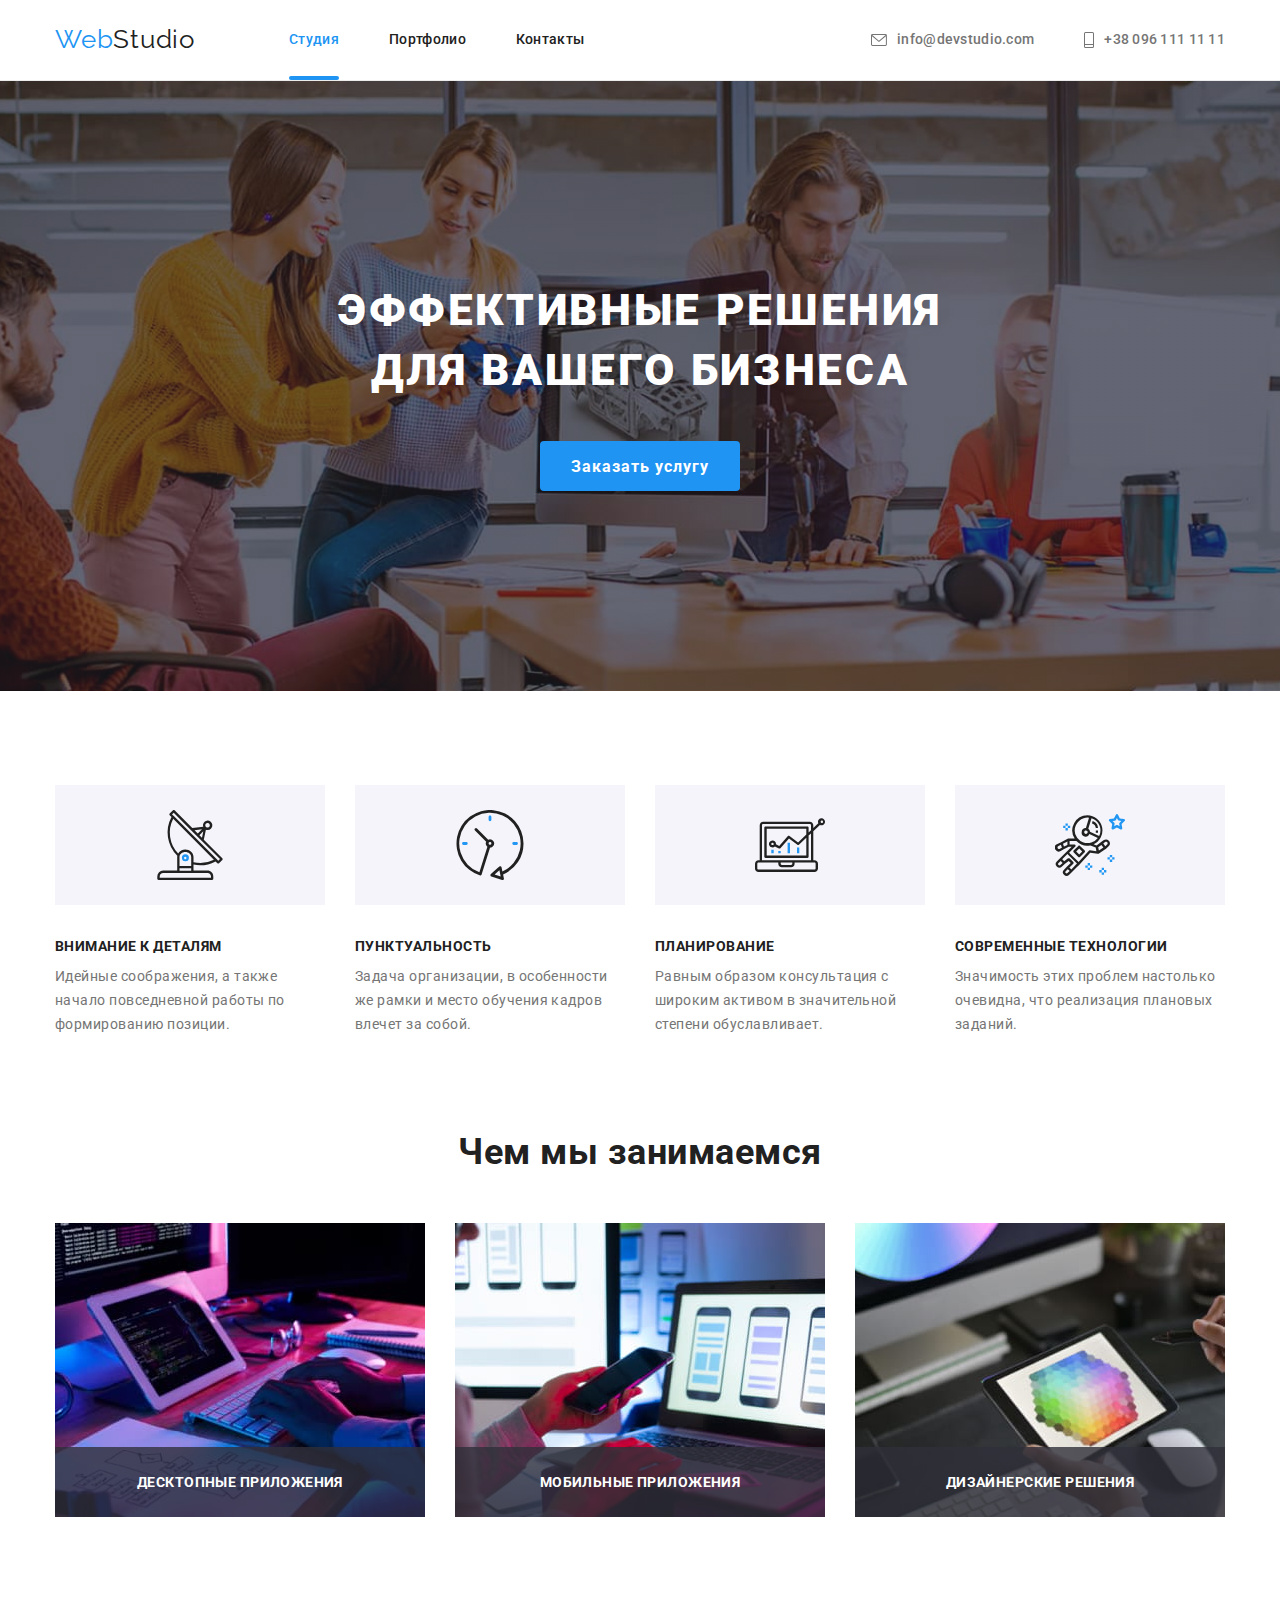
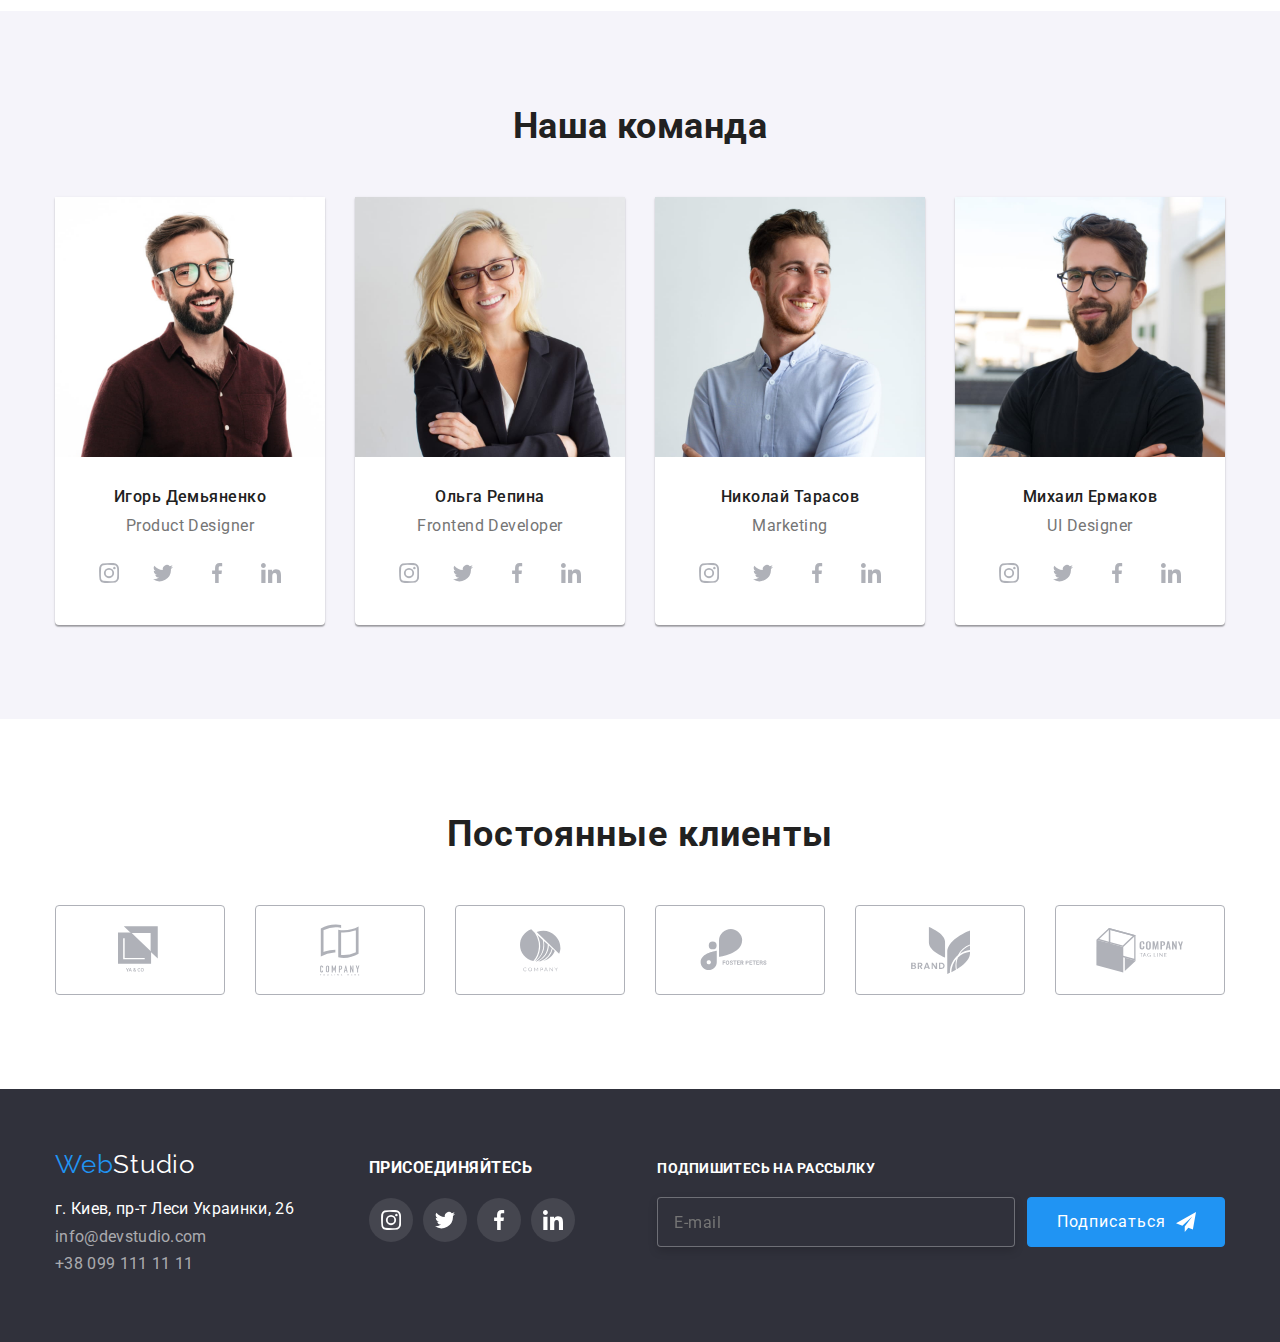
<file: index.html>
<!DOCTYPE html>
<html lang="ru">

<head>
    <meta charset="UTF-8">
    <meta name="viewport" content="width=device-width, initial-scale=1.0">
    <title>Студия</title>
    <link
        href="https://fonts.googleapis.com/css2?family=Raleway:wght@700&family=Roboto:wght@400;500;700;900&display=swap"
        rel="stylesheet">
    <link rel="stylesheet"
        href="https://cdnjs.cloudflare.com/ajax/libs/modern-normalize/1.0.0/modern-normalize.min.css" />
    <link rel="stylesheet" href="./css/main.min.css">
</head>

<body>
    <header class="header">
        <div class="container">
            <nav class="nav-site">
                <ul class="nav-site-main">
                    <li lang="en" class="nav-item">
                        <a href="./index.html" class="logo-link"><span class="logo">Web</span>Studio</a>
                    </li>
                    <li class="nav-item font-500">
                        <a href="./index.html" class="link current">Студия</a>
                    </li>
                    <li class="nav-item font-500">
                        <a href="./portfolio.html" class="link">Портфолио</a>
                    </li>
                    <li class="nav-item font-500">
                        <a href="#" class="link">Контакты</a>
                    </li>
                </ul>
            </nav>
            <ul class="contacts-header">
                <li class="contacts-item font-500">
                    <a href="mailto:info@devstudio.com" class="contacts-link">
                        <svg class="first-header-svg" width="16px" height="12px">
                            <use href="./images/icons/symbol-defs-optimus.svg#icon-mailto"></use>
                        </svg>
                        info@devstudio.com
                    </a>
                </li>
                <li class="contacts-item font-500">
                    <a href="tel:+380961111111" class="contacts-link">
                        <svg class="second-header-svg" width="10px" height="16px">
                            <use href="./images/icons/symbol-defs-optimus.svg#icon-phone"></use>
                        </svg>
                        +38 096 111 11 11
                    </a>
                </li>
            </ul>
        </div>
    </header>
    <main>
        <!-- first section -->
        <section class="hero">
            <div class="container">
                <h1 class="font-900 letter-spacing-06 uppercase">Эффективные решения для вашего бизнеса</h1>
                <button type="button" class="font-700 letter-spacing-06 button button-bc" data-modal-open>Заказать услугу</button>
            </div>
        </section>
        <!-- second section -->
        <section class="features">
            <div class="container">
                <h2 hidden>Наши преимущества</h2>
                <ul class="features-list">
                    <li class="features-item features-first">
                        <h3 class="font-700 uppercase">Внимание к деталям</h3>
                        <p>Идейные соображения, а также начало повседневной работы по формированию позиции.</p>
                    </li>
                    <li class="features-item features-second">
                        <h3 class="font-700 uppercase">Пунктуальность</h3>
                        <p>Задача организации, в особенности же рамки и место обучения кадров влечет за собой.</p>
                    </li>
                    <li class="features-item features-third">
                        <h3 class="font-700 uppercase">Планирование</h3>
                        <p>Равным образом консультация с широким активом в значительной степени обуславливает.</p>
                    </li>
                    <li class="features-item features-forth">
                        <h3 class="font-700 uppercase">Современные технологии</h3>
                        <p>Значимость этих проблем настолько очевидна, что реализация плановых заданий.</p>
                    </li>
                </ul>
            </div>
        </section>
        <!-- third section -->
        <section class="what-we-do">
            <div class="container">
                <h2 class="font-700 what-we-do-title">Чем мы занимаемся</h2>
                <ul class="what-we-do-list">
                    <li class="wwd-list-item">
                        <img src="./images/what-we-do/what-we-do-1.jpg" alt="do programming" width="370">
                        <p class="image-text font-700" lang="ru">десктопные приложения</p>
                    </li>
                    <li class="wwd-list-item">
                        <img src="./images/what-we-do/what-we-do-2.jpg" alt="do adaptive" width="370">
                        <p class="image-text font-700" lang="ru">мобильные приложения</p>
                    </li>
                    <li class="wwd-list-item">
                        <img src="./images/what-we-do/what-we-do-3.jpg" alt="do design" width="370">
                        <p class="image-text font-700" lang="ru">дизайнерские решения</p>
                    </li>
                </ul>
            </div>
        </section>
        <!-- forth section -->
        <section class="team">
            <div class="container">
                <h2 class="font-700 team-title">Наша команда</h2>
                <ul class="team-list">
                    <li class="team-list-item">
                        <img src="./images/our-team/igor-demianenko.jpg" alt="Игорь Демьяненко" width="270">
                        <div class="team-div">
                            <h3 class="font-500 team-title-member">Игорь Демьяненко</h3>
                            <p lang="en" class="team-member-chair">Product Designer</p>
                        </div>
                        <ul class="member-social-list">
                            <li class="member-list-item">
                                <a href="#" class="member-social-link-link">
                                    <svg class="social-svg" width="20px" height="20px">
                                        <use href="./images/icons/symbol-defs-optimus.svg#icon-instagram"></use>
                                    </svg>
                                </a>
                            </li>
                            <li class="member-list-item">
                                <a href="#" class="member-social-link-link">
                                    <svg class="social-svg" width="20px" height="20px">
                                        <use href="./images/icons/symbol-defs-optimus.svg#icon-twitter"></use>
                                    </svg>
                                </a>
                            </li>
                            <li class="member-list-item">
                                <a href="#" class="member-social-link-link">
                                    <svg class="social-svg" width="20px" height="20px">
                                        <use href="./images/icons/symbol-defs-optimus.svg#icon-facebook"></use>
                                    </svg>
                                </a>
                            </li>
                            <li class="member-list-item">
                                <a href="#" class="member-social-link-link">
                                    <svg class="social-svg" width="20px" height="20px">
                                        <use href="./images/icons/symbol-defs-optimus.svg#icon-linkedin"></use>
                                    </svg>
                                </a>
                            </li>
                        </ul>
                    </li>
                    <li class="team-list-item">
                        <img src="./images/our-team/olga-repina.jpg" alt="Ольга Репина" width="270">
                        <div class="team-div">
                            <h3 class="font-500 team-title-member">Ольга Репина</h3>
                            <p lang="en" class="team-member-chair">Frontend Developer</p>
                        </div>
                        <ul class="member-social-list">
                            <li class="member-list-item">
                                <a href="#" class="member-social-link-link">
                                    <svg class="social-svg" width="20px" height="20px">
                                        <use href="./images/icons/symbol-defs-optimus.svg#icon-instagram"></use>
                                    </svg>
                                </a>
                            </li>
                            <li class="member-list-item">
                                <a href="#" class="member-social-link-link">
                                    <svg class="social-svg" width="20px" height="20px">
                                        <use href="./images/icons/symbol-defs-optimus.svg#icon-twitter"></use>
                                    </svg>
                                </a>
                            </li>
                            <li class="member-list-item">
                                <a href="#" class="member-social-link-link">
                                    <svg class="social-svg" width="20px" height="20px">
                                        <use href="./images/icons/symbol-defs-optimus.svg#icon-facebook"></use>
                                    </svg>
                                </a>
                            </li>
                            <li class="member-list-item">
                                <a href="#" class="member-social-link-link">
                                    <svg class="social-svg" width="20px" height="20px">
                                        <use href="./images/icons/symbol-defs-optimus.svg#icon-linkedin"></use>
                                    </svg>
                                </a>
                            </li>
                        </ul>
                    </li>
                    <li class="team-list-item">
                        <img src="./images/our-team/nikolay-tarasov.jpg" alt="Николай Тарасов" width="270">
                        <div class="team-div">
                            <h3 class="font-500 team-title-member">Николай Тарасов</h3>
                            <p lang="en" class="team-member-chair">Marketing</p>
                        </div>
                        <ul class="member-social-list">
                            <li class="member-list-item">
                                <a href="#" class="member-social-link-link">
                                    <svg class="social-svg" width="20px" height="20px">
                                        <use href="./images/icons/symbol-defs-optimus.svg#icon-instagram"></use>
                                    </svg>
                                </a>
                            </li>
                            <li class="member-list-item">
                                <a href="#" class="member-social-link-link">
                                    <svg class="social-svg" width="20px" height="20px">
                                        <use href="./images/icons/symbol-defs-optimus.svg#icon-twitter"></use>
                                    </svg>
                                </a>
                            </li>
                            <li class="member-list-item">
                                <a href="#" class="member-social-link-link">
                                    <svg class="social-svg" width="20px" height="20px">
                                        <use href="./images/icons/symbol-defs-optimus.svg#icon-facebook"></use>
                                    </svg>
                                </a>
                            </li>
                            <li class="member-list-item">
                                <a href="#" class="member-social-link-link">
                                    <svg class="social-svg" width="20px" height="20px">
                                        <use href="./images/icons/symbol-defs-optimus.svg#icon-linkedin"></use>
                                    </svg>
                                </a>
                            </li>
                        </ul>
                    </li>
                    <li class="team-list-item">
                        <img src="./images/our-team/mihail-ermakov.jpg" alt="Михаил Ермаков" width="270">
                        <div class="team-div">
                            <h3 class="font-500 team-title-member">Михаил Ермаков</h3>
                            <p lang="en" class="team-member-chair">UI Designer</p>
                        </div>
                        <ul class="member-social-list">
                            <li class="member-list-item">
                                <a href="#" class="member-social-link-link">
                                    <svg class="social-svg" width="20px" height="20px">
                                        <use href="./images/icons/symbol-defs-optimus.svg#icon-instagram"></use>
                                    </svg>
                                </a>
                            </li>
                            <li class="member-list-item">
                                <a href="#" class="member-social-link-link">
                                    <svg class="social-svg" width="20px" height="20px">
                                        <use href="./images/icons/symbol-defs-optimus.svg#icon-twitter"></use>
                                    </svg>
                                </a>
                            </li>
                            <li class="member-list-item">
                                <a href="#" class="member-social-link-link">
                                    <svg class="social-svg" width="20px" height="20px">
                                        <use href="./images/icons/symbol-defs-optimus.svg#icon-facebook"></use>
                                    </svg>
                                </a>
                            </li>
                            <li class="member-list-item">
                                <a href="#" class="member-social-link-link">
                                    <svg class="social-svg" width="20px" height="20px">
                                        <use href="./images/icons/symbol-defs-optimus.svg#icon-linkedin"></use>
                                    </svg>
                                </a>
                            </li>
                        </ul>
                    </li>
                </ul>
            </div>
        </section>
        <!-- клиенты, fifth section -->
        <section class="our-clients">
            <div class="container">
                <h2 lang="ru" class="font-700 our-clients-title">Постоянные клиенты</h2>
                <ul class="clients-list">
                    <li class="clients-list-item">
                        <a href="" class="clients-list-link">
                            <svg class="social-svg" width="44" height="49">
                                <use href="./images/icons/symbol-defs-optimus.svg#icon-company-first"></use>
                            </svg>
                        </a>
                    </li>
                    <li class="clients-list-item">
                        <a href="" class="clients-list-link">
                            <svg class="social-svg" width="40" height="52">
                                <use href="./images/icons/symbol-defs-optimus.svg#icon-company-second"></use>
                            </svg>
                        </a>
                    </li>
                    <li class="clients-list-item">
                        <a href="" class="clients-list-link">
                            <svg class="social-svg" width="41" height="43">
                                <use href="./images/icons/symbol-defs-optimus.svg#icon-company-third"></use>
                            </svg>
                        </a>
                    </li>
                    <li class="clients-list-item">
                        <a href="" class="clients-list-link">
                            <svg class="social-svg" width="80" height="42">
                                <use href="./images/icons/symbol-defs-optimus.svg#icon-company-forth"></use>
                            </svg>
                        </a>
                    </li>
                    <li class="clients-list-item">
                        <a href="" class="clients-list-link">
                            <svg class="social-svg" width="59" height="47">
                                <use href="./images/icons/symbol-defs-optimus.svg#icon-company-fifth"></use>
                            </svg>
                        </a>
                    </li>
                    <li class="clients-list-item">
                        <a href="" class="clients-list-link">
                            <svg class="social-svg" width="88" height="45">
                                <use href="./images/icons/symbol-defs-optimus.svg#icon-company-sixth"></use>
                            </svg>
                        </a>
                    </li>
                </ul>
            </div>
        </section>
    </main>
    <footer class="footer">
        <div class="container">
            <div class="footer-leftside">
                <a href="./index.html" class="footer-link"><span class="logo">Web</span>Studio</a>
                <address class="address">
                    <ul class="footer-list">
                        <li class="footer-list-item">
                            <a href="https://goo.gl/maps/Ar7S7timAM4m2ztU9" target="_blank" class="city-address">г.
                                Киев, пр-т Леси Украинки, 26</a>
                        </li>
                        <li class="footer-list-item">
                            <a href="mailto:info@devstudio.com">info@devstudio.com</a>
                        </li>
                        <li class="footer-list-item">
                            <a href="tel:+380991111111">+38 099 111 11 11</a>
                        </li>
                    </ul>
                </address>
            </div>
            <div class="footer-center">
                <p lang="ru" class="footer-text font-700">присоединяйтесь</p>
                <ul class="footer-social-list">
                    <li class="footer-social-list-item">
                        <a href="#" class="footer-social-link">
                            <svg class="social-svg" width="20px" height="20px">
                                <use href="./images/icons/symbol-defs-optimus.svg#icon-instagram"></use>
                            </svg>
                        </a>
                    </li>
                    <li class="footer-social-list-item">
                        <a href="#" class="footer-social-link">
                            <svg class="social-svg" width="20px" height="20px">
                                <use href="./images/icons/symbol-defs-optimus.svg#icon-twitter"></use>
                            </svg>
                        </a>
                    </li>
                    <li class="footer-social-list-item">
                        <a href="#" class="footer-social-link">
                            <svg class="social-svg" width="20px" height="20px">
                                <use href="./images/icons/symbol-defs-optimus.svg#icon-facebook"></use>
                            </svg>
                        </a>
                    </li>
                    <li class="footer-social-list-item">
                        <a href="#" class="footer-social-link">
                            <svg class="social-svg" width="20px" height="20px">
                                <use href="./images/icons/symbol-defs-optimus.svg#icon-linkedin"></use>
                            </svg>
                        </a>
                    </li>
                </ul>
            </div>
            <form class="footer-form">
                <label lang="ru" class="footer-label">
                    <span class="footer-label-text font-700">подпишитесь на рассылку</span>
                    <input type="email" name="email" class="footer-mail" placeholder="E-mail">
                </label>
                <button type="submit" class="footer-form-button">
                    <span class="footer-form-button-text">Подписаться</span>
                    <svg class="footer-svg" width="20" height="20">
                        <use href="./images/icons/symbol-defs-optimus.svg#footer-icon-send" ></use>
                    </svg>
                </button>
            </form>
        </div>
    </footer>

    <div class="backdrop is-hidden" data-modal>
        <div class="modal">
            <button type="button" class="modal-icon-close" data-modal-close>
                <svg class="modal-icon-close-svg" width="18" height="18">
                    <use href="./images/icons/symbol-defs-optimus.svg#icon-modal-close-icon"></use>
                </svg>
            </button>
            <div class="modal-form">
                <form name="signup_form">
                    <p class="form-title">Оставьте свои данные, мы вам перезвоним</p>
                    <label lang="ru" class="is-margined">
                        <span class="form-text">имя</span>
                        <span class="is-relative">
                            <input type="text" name="user-name" class="modal-input" placeholder="Иван" required minlength="4">
                            <svg class="modal-svg" width="12" height="12">
                                <use href="./images/icons/symbol-defs-optimus.svg#icon-man"></use>
                            </svg>
                        </span>
                    </label>
                    <label lang="ru" class="is-margined">
                        <span class="form-text">телефон</span>
                        <span class="is-relative">
                            <input type="tel" name="user-phone" class="modal-input" placeholder="050-123-45-67" required pattern="[0-9]{3}-[0-9]{3}-[0-9]{2}-[0-9]{2}">
                            <svg class="modal-svg" width="13" height="13">
                                <use href="./images/icons/symbol-defs-optimus.svg#icon-tel"></use>
                            </svg>
                        </span>
                    </label>
                    <label lang="ru" class="is-margined">
                        <span class="form-text">почта</span>
                        <span class="is-relative">
                            <input type="email" name="user-email" class="modal-input" placeholder="example@mail.com" required>
                            <svg class="modal-svg" width="15" height="12">
                                <use href="./images/icons/symbol-defs-optimus.svg#icon-email"></use>
                            </svg>
                        </span>
                    </label>
                    <label lang="ru">
                        <span class="form-text">комментарий</span>
                        <span class="is-relative">
                            <textarea class="modal-feedback" rows="5" placeholder="Введите текст"></textarea>
                        </span>
                    </label>
                    <label lang="ru">
                        <input type="checkbox" name="checkbox" class="checkbox visually-hidden" required>
                        <span class="checkbox-text">Соглашаюсь с рассылкой и принимаю 
                            <a href="" class="checkbox-text-link">Условия договора</a>
                        </span>
                    </label>
                    <button type="submit" class="modal-submit-button font-700">отправить</button>
                </form>
            </div>
        </div>
    </div>
    
    <script src="./js/modal.js"></script>
</body>

</html>
</file>
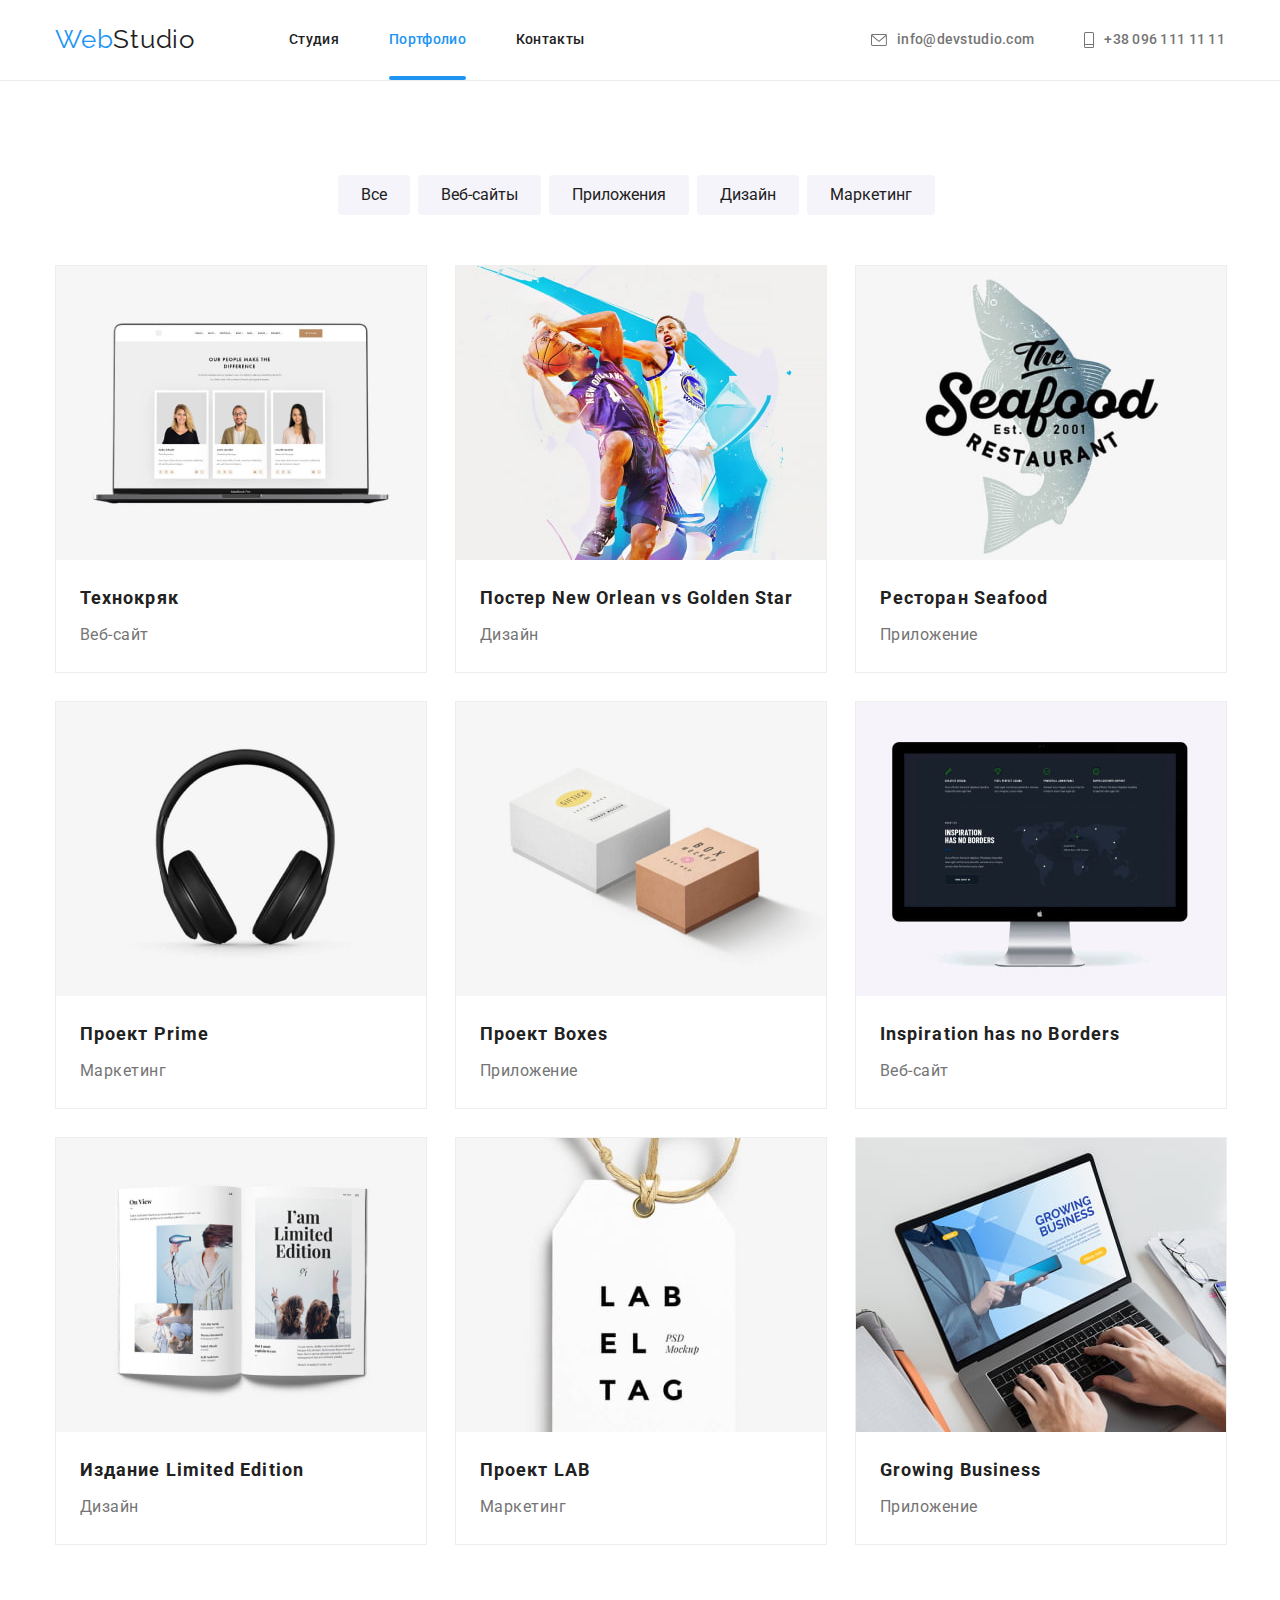
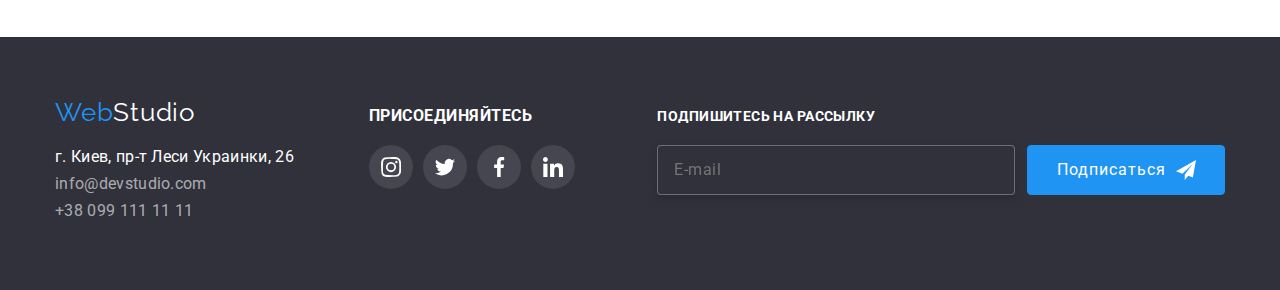
<file: portfolio.html>
<!DOCTYPE html>
<html lang="ru">

<head>
    <meta charset="UTF-8">
    <meta name="viewport" content="width=device-width, initial-scale=1.0">
    <title>Портфолио</title>
    <link
        href="https://fonts.googleapis.com/css2?family=Raleway:wght@700&family=Roboto:wght@400;500;700;900&display=swap"
        rel="stylesheet">
    <link rel="stylesheet"
        href="https://cdnjs.cloudflare.com/ajax/libs/modern-normalize/1.0.0/modern-normalize.min.css" />
    <link rel="stylesheet" href="./css/main.min.css">
</head>

<body>
    <header class="header">
        <div class="container">
            <nav class="nav-site">
                <ul class="nav-site-main">
                    <li lang="en" class="nav-item">
                        <a href="./index.html" class="logo-link"><span class="logo">Web</span>Studio</a>
                    </li>
                    <li class="nav-item font-500">
                        <a href="./index.html" class="link">Студия</a>
                    </li>
                    <li class="nav-item font-500">
                        <a href="./portfolio.html" class="link current">Портфолио</a>
                    </li>
                    <li class="nav-item font-500">
                        <a href="#" class="link">Контакты</a>
                    </li>
                </ul>
            </nav>
            <ul class="contacts-header">
                <li class="contacts-item font-500">
                    <a href="mailto:info@devstudio.com" class="contacts-link">
                        <svg class="first-header-svg" width="16px" height="12px">
                            <use href="./images/icons/symbol-defs-optimus.svg#icon-mailto"></use>
                        </svg>
                        info@devstudio.com
                    </a>
                </li>
                <li class="contacts-item font-500">
                    <a href="tel:+380961111111" class="contacts-link">
                        <svg class="second-header-svg" width="10px" height="16px">
                            <use href="./images/icons/symbol-defs-optimus.svg#icon-phone"></use>
                        </svg>
                        +38 096 111 11 11
                    </a>
                </li>
            </ul>
        </div>
    </header>
    <main>
        <section class="portfolio-main">
            <div class="container">
                <h1 hidden lang="en">Portfolio</h1>
                <ul class="portfolio-filter">
                    <li class="pf-button">
                        <button type="button" class="filter-button button-bc">Все</button>
                    </li>
                    <li class="pf-button">
                        <button type="button" class="filter-button button-bc">Веб-сайты</button>
                    </li>
                    <li class="pf-button">
                        <button type="button" class="filter-button button-bc">Приложения</button>
                    </li>
                    <li class="pf-button">
                        <button type="button" class="filter-button button-bc">Дизайн</button>
                    </li>
                    <li class="pf-button">
                        <button type="button" class="filter-button button-bc">Маркетинг</button>
                    </li>
                </ul>
                <h2 hidden>Our Works</h2>
                <ul class="portfolio-list">
                    <li class="portfolio-list-item">
                        <a href="" class="portfolio-list-link">
                            <div class="portfolio-list-header">
                                <img src="./images/portfolio/techno_crack.jpg" alt="techno crack">
                                <p class="overlay-text">Технокряк это современная площадка распространения коронавируса. Компании используют эту платформу для цифрового шпионажа и атак на защищённые сервера конкурентов.</p>
                            </div>
                            <div class="portfolio-card-div">
                                <h3>Технокряк</h3>
                                <p>Веб-сайт</p>
                            </div>
                        </a>
                    </li>
                    <li class="portfolio-list-item">
                        <a href="" class="portfolio-list-link">
                            <div class="portfolio-list-header">
                                <img src="./images/portfolio/new_orlean_vs_golden_star.jpg" alt="new orlean vs golden star">
                                <p class="overlay-text">Технокряк это современная площадка распространения коронавируса. Компании используют эту платформу для цифрового шпионажа и атак на защищённые сервера конкурентов.</p>
                            </div>
                            <div class="portfolio-card-div">
                                <h3>Постер New Orlean vs Golden Star</h3>
                                <p>Дизайн</p>
                            </div>
                        </a>
                    </li>
                    <li class="portfolio-list-item">
                        <a href="" class="portfolio-list-link">
                            <div class="portfolio-list-header">
                                <img src="./images/portfolio/seafood_restaurant.jpg" alt="seafood restaurant">
                                <p class="overlay-text">Технокряк это современная площадка распространения коронавируса. Компании используют эту платформу для цифрового шпионажа и атак на защищённые сервера конкурентов.</p>
                            </div>
                            <div class="portfolio-card-div">
                                <h3>Ресторан Seafood</h3>
                                <p>Приложение</p>
                            </div>
                        </a>
                    </li>
                    <li class="portfolio-list-item">
                        <a href="" class="portfolio-list-link">
                            <div class="portfolio-list-header">
                                <img src="./images/portfolio/project_prime.jpg" alt="project prime">
                                <p class="overlay-text">Технокряк это современная площадка распространения коронавируса. Компании используют эту платформу для цифрового шпионажа и атак на защищённые сервера конкурентов.</p>
                            </div>
                            <div class="portfolio-card-div">
                                <h3>Проект Prime</h3>
                                <p>Маркетинг</p>
                            </div>
                        </a>
                    </li>
                    <li class="portfolio-list-item">
                        <a href="" class="portfolio-list-link">
                            <div class="portfolio-list-header">
                                <img src="./images/portfolio/project_boxes.jpg" alt="project boxes">
                                <p class="overlay-text">Технокряк это современная площадка распространения коронавируса. Компании используют эту платформу для цифрового шпионажа и атак на защищённые сервера конкурентов.</p>
                            </div>
                            <div class="portfolio-card-div">
                                <h3>Проект Boxes</h3>
                                <p>Приложение</p>
                            </div>
                        </a>
                    </li>
                    <li class="portfolio-list-item">
                        <a href="" class="portfolio-list-link">
                            <div class="portfolio-list-header">
                                <img src="./images/portfolio/inspiration_has_no_borders.jpg" alt="inspiration has no borders">
                                <p class="overlay-text">Технокряк это современная площадка распространения коронавируса. Компании используют эту платформу для цифрового шпионажа и атак на защищённые сервера конкурентов.</p>
                            </div>   
                            <div class="portfolio-card-div">
                                <h3>Inspiration has no Borders</h3>
                                <p>Веб-сайт</p>
                            </div>
                        </a>
                    </li>
                    <li class="portfolio-list-item bottom-list-item">
                        <a href="" class="portfolio-list-link">
                            <div class="portfolio-list-header">
                                <img src="./images/portfolio/limited_edition.jpg" alt="limited edition">
                                <p class="overlay-text">Технокряк это современная площадка распространения коронавируса. Компании используют эту платформу для цифрового шпионажа и атак на защищённые сервера конкурентов.</p>
                            </div>
                            <div class="portfolio-card-div">
                                <h3>Издание Limited Edition</h3>
                                <p>Дизайн</p>
                            </div>
                        </a>
                    </li>
                    <li class="portfolio-list-item bottom-list-item">
                        <a href="" class="portfolio-list-link">
                            <div class="portfolio-list-header">
                                <img src="./images/portfolio/project_lab.jpg" alt="project lab">
                                <p class="overlay-text">Технокряк это современная площадка распространения коронавируса. Компании используют эту платформу для цифрового шпионажа и атак на защищённые сервера конкурентов.</p>
                            </div>
                            <div class="portfolio-card-div">
                                <h3>Проект LAB</h3>
                                <p>Маркетинг</p>
                            </div>
                        </a>
                    </li>
                    <li class="portfolio-list-item bottom-list-item">
                        <a href="" class="portfolio-list-link">
                            <div class="portfolio-list-header">
                                <img src="./images/portfolio/growing_business.jpg" alt="growing business">
                                <p class="overlay-text">Технокряк это современная площадка распространения коронавируса. Компании используют эту платформу для цифрового шпионажа и атак на защищённые сервера конкурентов.</p>
                            </div>
                            <div class="portfolio-card-div">
                                <h3>Growing Business</h3>
                                <p>Приложение</p>
                            </div>
                        </a>
                    </li>
                </ul>
            </div>
        </section>

    </main>
    <footer class="footer">
        <div class="container">
            <div class="footer-leftside">
                <a href="./index.html" class="footer-link"><span class="logo">Web</span>Studio</a>
                <address class="address">
                    <ul class="footer-list">
                        <li class="footer-list-item">
                            <a href="https://goo.gl/maps/Ar7S7timAM4m2ztU9" target="_blank" class="city-address">г.
                                Киев,
                                пр-т Леси Украинки, 26</a>
                        </li>
                        <li class="footer-list-item">
                            <a href="mailto:info@devstudio.com">info@devstudio.com</a>
                        </li>
                        <li class="footer-list-item">
                            <a href="tel:+380991111111">+38 099 111 11 11</a>
                        </li>
                    </ul>
                </address>
            </div>
            <div class="footer-center">
                <p lang="ru" class="footer-text font-700">присоединяйтесь</p>
                <ul class="footer-social-list">
                    <li class="footer-social-list-item">
                        <a href="#" class="footer-social-link">
                            <svg class="social-svg" width="20px" height="20px">
                                <use href="./images/icons/symbol-defs-optimus.svg#icon-instagram"></use>
                            </svg>
                        </a>
                    </li>
                    <li class="footer-social-list-item">
                        <a href="#" class="footer-social-link">
                            <svg class="social-svg" width="20px" height="20px">
                                <use href="./images/icons/symbol-defs-optimus.svg#icon-twitter"></use>
                            </svg>
                        </a>
                    </li>
                    <li class="footer-social-list-item">
                        <a href="#" class="footer-social-link">
                            <svg class="social-svg" width="20px" height="20px">
                                <use href="./images/icons/symbol-defs-optimus.svg#icon-facebook"></use>
                            </svg>
                        </a>
                    </li>
                    <li class="footer-social-list-item">
                        <a href="#" class="footer-social-link">
                            <svg class="social-svg" width="20px" height="20px">
                                <use href="./images/icons/symbol-defs-optimus.svg#icon-linkedin"></use>
                            </svg>
                        </a>
                    </li>
                </ul>
            </div>
            <form class="footer-form">
                <label lang="ru" class="footer-label">
                    <span class="footer-label-text font-700">подпишитесь на рассылку</span>
                    <input type="email" name="email" class="footer-mail" placeholder="E-mail">
                </label>
                <button type="submit" class="footer-form-button">
                    <span class="footer-form-button-text">Подписаться</span>
                    <svg class="footer-svg" width="20" height="20">
                        <use href="./images/icons/symbol-defs-optimus.svg#footer-icon-send"></use>
                    </svg>
                </button>
            </form>
        </div>
        
    </footer>
</body>

</html>
</file>
<file: css/main.min.css>
.visually-hidden{position:absolute !important;clip:rect(1px 1px 1px 1px);clip:rect(1px, 1px, 1px, 1px);padding:0 !important;border:0 !important;height:1px !important;width:1px !important;overflow:hidden}.font-900{font-weight:900;margin:0 230px 40px 230px;font-size:44px;line-height:1.36}.font-500{font-weight:500}.font-700{font-weight:700}.letter-spacing-06{letter-spacing:0.06em}.uppercase{text-transform:uppercase}body{color:#212121;font-family:"Roboto",sans-serif;font-weight:400;letter-spacing:0.03em;background:#fff}img{display:block}ul{list-style:none;padding:0;margin:0}a{text-decoration:none}.container{width:1200px;margin:0 auto;padding:0 15px}.features .container,.our-clients .container,.portfolio-main .container{padding:94px 15px}.header{background-color:#fff;border-bottom:1px solid #ececec}.header>.container{display:-webkit-box;display:-ms-flexbox;display:flex;-webkit-box-pack:justify;-ms-flex-pack:justify;justify-content:space-between}.header ul{font-size:14px;line-height:1.14}.header nav{letter-spacing:0.02em}.hero{max-width:1600px;padding:200px 0;text-align:center;background-image:-webkit-gradient(linear, left top, right top, from(rgba(47,48,58,0.4)), to(rgba(47,48,58,0.4))),url(../images/background/hero-background.jpg);background-image:linear-gradient(to right, rgba(47,48,58,0.4), rgba(47,48,58,0.4)),url(../images/background/hero-background.jpg);background-repeat:no-repeat;background-size:cover;background-position:center;color:#fff;margin:0 auto}.what-we-do{padding-bottom:94px}.what-we-do h2{font-size:36px;line-height:1.17;text-align:center}.what-we-do-title{margin:0 0 50px 0}.what-we-do-list{display:-webkit-box;display:-ms-flexbox;display:flex;-webkit-box-pack:justify;-ms-flex-pack:justify;justify-content:space-between}.what-we-do-list .wwd-list-item{margin-right:30px;padding:0;position:relative}.what-we-do-list .wwd-list-item:last-child{margin-right:0}.image-text{position:absolute;content:"";bottom:0;left:0;background:rgba(47,48,58,0.8);display:-webkit-box;display:-ms-flexbox;display:flex;-webkit-box-pack:center;-ms-flex-pack:center;justify-content:center;-webkit-box-align:center;-ms-flex-align:center;align-items:center;margin:0;width:100%;height:70px;color:#fff;font-size:14px;line-height:1.17;letter-spacing:0.03em;text-transform:uppercase}.team{background:#f5f4fa;display:-webkit-box;display:-ms-flexbox;display:flex;padding:94px 0}.team h2{font-size:36px;line-height:1.17;text-align:center}.team h3{font-size:16px;line-height:1.19}.team p{font-size:16px;line-height:1.19;color:#757575}.team-div{display:block;width:100%;padding:30px 0 16px 0}.team-title{margin:0}.team-title-member{margin:0 0 10px 0}.team-list{margin:50px 0 0;display:-webkit-box;display:-ms-flexbox;display:flex;-webkit-box-pack:justify;-ms-flex-pack:justify;justify-content:space-between}.team-list-item{background:#fff;text-align:center;-webkit-box-shadow:0px 1px 3px rgba(0,0,0,0.12),0px 1px 1px rgba(0,0,0,0.14),0px 2px 1px rgba(0,0,0,0.2);box-shadow:0px 1px 3px rgba(0,0,0,0.12),0px 1px 1px rgba(0,0,0,0.14),0px 2px 1px rgba(0,0,0,0.2);border-radius:0px 0px 4px 4px;margin-right:30px}.team-list-item:last-child{margin-right:0}.team-member-chair{margin:0}.member-social-list{display:-webkit-box;display:-ms-flexbox;display:flex;padding:0 32px 30px;-webkit-box-pack:justify;-ms-flex-pack:justify;justify-content:space-between}.member-list-item{width:44px;height:44px}.member-social-link-link{display:-webkit-box;display:-ms-flexbox;display:flex;width:100%;height:100%;-webkit-box-pack:center;-ms-flex-pack:center;justify-content:center;-webkit-box-align:center;-ms-flex-align:center;align-items:center;border:1px solid transparent;border-radius:50%}.member-social-link-link:hover,.member-social-link-link:focus{background-color:#2094f3}.member-social-link-link:hover .social-svg,.member-social-link-link:focus .social-svg{fill:#fff}.footer{background:#30313b;padding:60px 0}.footer>.container{display:-webkit-box;display:-ms-flexbox;display:flex;-webkit-box-align:baseline;-ms-flex-align:baseline;align-items:baseline}.footer a{color:rgba(255,255,255,0.6);letter-spacing:0.02em}.footer a:hover,.footer a:focus{color:#2094f3}.footer .social-svg{fill:#fff;display:block}.footer-svg{display:block;fill:#fff}.social-svg{fill:#afb1b8;display:block}.nav-site .nav-item{margin-right:50px;color:inherit}.nav-site .nav-item:first-child{margin-right:94px}.nav-site .nav-item:last-child{margin-right:0}.nav-site .nav-item:visited{color:#212121}.nav-site .nav-item .current{color:#2094f3}.nav-site .nav-item:hover,.nav-site .nav-item:focus{color:#2094f3}.nav-site a{color:#212121}.link{display:block;padding:32px 0;position:relative;color:currentColor;-webkit-transition:color 250ms cubic-bezier(0.4, 0, 0.2, 1);transition:color 250ms cubic-bezier(0.4, 0, 0.2, 1)}.link::after{position:absolute;display:inline-block;bottom:0;left:0;-webkit-transform:scale(0);transform:scale(0);-webkit-transition:-webkit-transform 250ms cubic-bezier(0.4, 0, 0.2, 1);transition:-webkit-transform 250ms cubic-bezier(0.4, 0, 0.2, 1);transition:transform 250ms cubic-bezier(0.4, 0, 0.2, 1);transition:transform 250ms cubic-bezier(0.4, 0, 0.2, 1), -webkit-transform 250ms cubic-bezier(0.4, 0, 0.2, 1);width:100%;content:"";border-bottom:4px solid #2094f3;border-radius:2px}.link:visited,.link:link{color:#212121}.link:hover,.link:focus{color:#2094f3}.link:hover::after,.link:focus::after{-webkit-transform:scale(1);transform:scale(1);visibility:visible}.current{display:block;padding:32px 0;position:relative;color:currentColor;-webkit-transition:color 250ms cubic-bezier(0.4, 0, 0.2, 1);transition:color 250ms cubic-bezier(0.4, 0, 0.2, 1)}.current::after{-webkit-transform:scale(1);transform:scale(1)}.nav-site-main{display:-webkit-box;display:-ms-flexbox;display:flex;-webkit-box-align:center;-ms-flex-align:center;align-items:center}.contacts-header{display:-webkit-box;display:-ms-flexbox;display:flex;-webkit-box-align:center;-ms-flex-align:center;align-items:center;color:#757575;letter-spacing:0.02em}.contacts-header .contacts-item{margin-right:50px}.contacts-header .contacts-item:last-child{margin-right:0}.contacts-link{display:-webkit-box;display:-ms-flexbox;display:flex;padding:32px 0}.contacts-link:visited,.contacts-link:link{color:#757575}.contacts-link:hover,.contacts-link:focus{color:#2094f3}.first-header-svg,.second-header-svg{fill:currentColor;margin-right:10px;display:block;margin-top:2px}.second-header-svg{margin-top:0}.logo-link{display:-webkit-box;display:-ms-flexbox;display:flex;font-family:"Raleway",sans-serif;letter-spacing:0.03em;font-size:26px;line-height:1.19;padding:24px 0 25px 0}.logo-link:hover,.logo-link:focus{color:#2094f3}.logo{color:#2094f3}.logo-link,.footer-link,.contacts-header .contacts-link,.member-social-link-link,.member-social-link-link .social-svg,.clients-list-link .social-svg,.footer-list-item a,.footer-social-list-item .footer-social-link,.portfolio-main .filter-button.button-bc,.portfolio-list-link,.portfolio-list-header .overlay-text{-webkit-transition:color 250ms cubic-bezier(0.4, 0, 0.2, 1),background-color 250ms cubic-bezier(0.4, 0, 0.2, 1),fill 250ms cubic-bezier(0.4, 0, 0.2, 1),-webkit-box-shadow 250ms cubic-bezier(0.4, 0, 0.2, 1),-webkit-transform 250ms cubic-bezier(0.4, 0, 0.2, 1);transition:color 250ms cubic-bezier(0.4, 0, 0.2, 1),background-color 250ms cubic-bezier(0.4, 0, 0.2, 1),fill 250ms cubic-bezier(0.4, 0, 0.2, 1),-webkit-box-shadow 250ms cubic-bezier(0.4, 0, 0.2, 1),-webkit-transform 250ms cubic-bezier(0.4, 0, 0.2, 1);transition:color 250ms cubic-bezier(0.4, 0, 0.2, 1),background-color 250ms cubic-bezier(0.4, 0, 0.2, 1),fill 250ms cubic-bezier(0.4, 0, 0.2, 1),box-shadow 250ms cubic-bezier(0.4, 0, 0.2, 1),transform 250ms cubic-bezier(0.4, 0, 0.2, 1);transition:color 250ms cubic-bezier(0.4, 0, 0.2, 1),background-color 250ms cubic-bezier(0.4, 0, 0.2, 1),fill 250ms cubic-bezier(0.4, 0, 0.2, 1),box-shadow 250ms cubic-bezier(0.4, 0, 0.2, 1),transform 250ms cubic-bezier(0.4, 0, 0.2, 1),-webkit-box-shadow 250ms cubic-bezier(0.4, 0, 0.2, 1),-webkit-transform 250ms cubic-bezier(0.4, 0, 0.2, 1)}.button{line-height:1.87;background:#2094f3;color:#fff;padding:10px 30px;min-width:200px;max-height:50px;-webkit-transition:background-color 250ms cubic-bezier(0.4, 0, 0.2, 1),-webkit-box-shadow 250ms cubic-bezier(0.4, 0, 0.2, 1);transition:background-color 250ms cubic-bezier(0.4, 0, 0.2, 1),-webkit-box-shadow 250ms cubic-bezier(0.4, 0, 0.2, 1);transition:background-color 250ms cubic-bezier(0.4, 0, 0.2, 1),box-shadow 250ms cubic-bezier(0.4, 0, 0.2, 1);transition:background-color 250ms cubic-bezier(0.4, 0, 0.2, 1),box-shadow 250ms cubic-bezier(0.4, 0, 0.2, 1),-webkit-box-shadow 250ms cubic-bezier(0.4, 0, 0.2, 1);font-family:inherit;font-size:16px;text-align:center;border-radius:4px;border:1px solid transparent}.button.button-bc:hover,.button.button-bc:focus{cursor:pointer;background-color:#188ce8;-webkit-box-shadow:rgba(0,0,0,0.15);box-shadow:rgba(0,0,0,0.15)}.features-list{display:-webkit-box;display:-ms-flexbox;display:flex;-webkit-box-pack:justify;-ms-flex-pack:justify;justify-content:space-between;text-align:left}.features-list .features-item{text-align:left;max-width:270px;margin-right:30px}.features-list .features-item::before{width:100%;height:120px;background:#f5f4fa;content:"";display:inline-block;margin-bottom:30px}.features-list .features-item:last-child{margin-right:0}.features-list .features-item h3{font-size:14px;line-height:1.14;margin:0 0 10px 0}.features-list .features-first::before{background-image:url("../images/background/attantion-to-details.svg");background-position:center;background-repeat:no-repeat}.features-list .features-second::before{background-image:url("../images/background/time.svg");background-position:center;background-repeat:no-repeat}.features-list .features-third::before{background-image:url("../images/background/planning.svg");background-position:center;background-repeat:no-repeat}.features-list .features-forth::before{background-image:url("../images/background/newtime-techs.svg");background-position:center;background-repeat:no-repeat}.features-list p{font-size:14px;line-height:1.71;margin:0;color:#757575}.our-clients-title{margin-top:0;margin-bottom:50px;font-size:36px;line-height:1.17;text-align:center;letter-spacing:0.03em}.clients-list{display:-webkit-box;display:-ms-flexbox;display:flex}.clients-list-item{margin-right:30px;width:170px;height:90px}.clients-list-item:last-child{margin-right:0}.clients-list-link{display:-webkit-box;display:-ms-flexbox;display:flex;-webkit-box-pack:center;-ms-flex-pack:center;justify-content:center;-webkit-box-align:center;-ms-flex-align:center;align-items:center;width:100%;height:100%;border:1px solid #afb1b8;-webkit-box-sizing:border-box;box-sizing:border-box;border-radius:4px;-webkit-transition:border-color 250ms cubic-bezier(0.4, 0, 0.2, 1);transition:border-color 250ms cubic-bezier(0.4, 0, 0.2, 1)}.clients-list-link:hover,.clients-list-link:hover .social-svg,.clients-list-link:focus,.clients-list-link:focus .social-svg{border-color:#2094f3;fill:#2094f3}.footer-leftside{margin-right:75px}.footer-leftside .footer-link{display:-webkit-box;display:-ms-flexbox;display:flex;margin-bottom:20px;color:#fff;font-family:"Raleway",sans-serif;letter-spacing:0.03em;font-size:26px;line-height:1.19}.footer-list{display:-webkit-box;display:-ms-flexbox;display:flex;-webkit-box-orient:vertical;-webkit-box-direction:normal;-ms-flex-direction:column;flex-direction:column;font-style:normal}.footer-list-item{margin:0 0 9px 0}.footer-list:last-child{margin:0 0 0 0}.footer-list .city-address{color:#fff}.footer-center{margin-right:auto}.footer-text{text-transform:uppercase;color:#fff;margin-top:0;margin-bottom:20px}.footer-social-list{display:-webkit-box;display:-ms-flexbox;display:flex;max-height:80px;-webkit-box-pack:justify;-ms-flex-pack:justify;justify-content:space-between}.footer-social-list-item{margin-right:10px;width:44px;height:44px}.footer-social-list-item:last-child{margin-right:0}.footer-social-link{display:-webkit-box;display:-ms-flexbox;display:flex;width:100%;height:100%;-webkit-box-pack:center;-ms-flex-pack:center;justify-content:center;-webkit-box-align:center;-ms-flex-align:center;align-items:center;border:1px solid transparent;border-radius:50%;background-color:rgba(255,255,255,0.1);-webkit-box-sizing:border-box;box-sizing:border-box}.footer-social-link:hover,.footer-social-link:focus{background-color:#2094f3}.footer-form,.footer-label,.footer-mail,.footer-form-button{display:-webkit-box;display:-ms-flexbox;display:flex}.footer-label{-webkit-box-orient:vertical;-webkit-box-direction:normal;-ms-flex-direction:column;flex-direction:column;color:#fff;margin-left:auto;margin-right:12px}.footer-label-text{margin:0 0 20px 0;text-transform:uppercase;font-size:14px;line-height:1.14;letter-spacing:0.03em}.footer-mail{-webkit-box-align:center;-ms-flex-align:center;align-items:center;background-color:#30313b;width:358px;height:50px;padding:0 16px;letter-spacing:0.03em;color:rgba(255,255,255,0.6);font-size:16px;line-height:1.25;border:1px solid rgba(255,255,255,0.3);-webkit-box-sizing:border-box;box-sizing:border-box;-webkit-filter:drop-shadow(0px 4px 4px rgba(0,0,0,0.15));filter:drop-shadow(0px 4px 4px rgba(0,0,0,0.15));border-radius:4px}.footer-mail:focus{outline:none;border:1px solid #2094f3}.footer-form-button,.footer-mail{-webkit-transition:background-color 250ms cubic-bezier(0.4, 0, 0.2, 1),border 250ms cubic-bezier(0.4, 0, 0.2, 1),-webkit-box-shadow 250ms cubic-bezier(0.4, 0, 0.2, 1);transition:background-color 250ms cubic-bezier(0.4, 0, 0.2, 1),border 250ms cubic-bezier(0.4, 0, 0.2, 1),-webkit-box-shadow 250ms cubic-bezier(0.4, 0, 0.2, 1);transition:background-color 250ms cubic-bezier(0.4, 0, 0.2, 1),box-shadow 250ms cubic-bezier(0.4, 0, 0.2, 1),border 250ms cubic-bezier(0.4, 0, 0.2, 1);transition:background-color 250ms cubic-bezier(0.4, 0, 0.2, 1),box-shadow 250ms cubic-bezier(0.4, 0, 0.2, 1),border 250ms cubic-bezier(0.4, 0, 0.2, 1),-webkit-box-shadow 250ms cubic-bezier(0.4, 0, 0.2, 1)}.footer-form-button{-webkit-box-align:center;-ms-flex-align:center;align-items:center;-ms-flex-item-align:end;align-self:flex-end;max-width:200px;max-height:50px;border:1px solid #2094f3;border-radius:4px;padding:10px 28px 10px 29px;font-size:16px;line-height:1.87;letter-spacing:0.06em;color:#fff;background-color:#2094f3;cursor:pointer}.footer-form-button:hover,.footer-form-button:focus{background-color:#188ce8;-webkit-box-shadow:0px 4px 4px rgba(0,0,0,0.15);box-shadow:0px 4px 4px rgba(0,0,0,0.15)}.footer-form-button-text{margin-right:10px}.backdrop{position:fixed;top:0;left:0;width:100%;height:100%;background:rgba(0,0,0,0.2);-webkit-transition:opacity 250ms cubic-bezier(0.4, 0, 0.2, 1),visibility 250ms cubic-bezier(0.4, 0, 0.2, 1),pointer-events 250ms cubic-bezier(0.4, 0, 0.2, 1);transition:opacity 250ms cubic-bezier(0.4, 0, 0.2, 1),visibility 250ms cubic-bezier(0.4, 0, 0.2, 1),pointer-events 250ms cubic-bezier(0.4, 0, 0.2, 1)}.is-hidden{visibility:hidden;opacity:0;pointer-events:none}.modal{position:absolute;top:50%;left:50%;-webkit-transform:translate(-50%, -50%);transform:translate(-50%, -50%);width:528px;max-height:581px;background:#fff;-webkit-box-shadow:0px 1px 3px rgba(0,0,0,0.12),0px 1px 1px rgba(0,0,0,0.14),0px 2px 1px rgba(0,0,0,0.2);box-shadow:0px 1px 3px rgba(0,0,0,0.12),0px 1px 1px rgba(0,0,0,0.14),0px 2px 1px rgba(0,0,0,0.2);border-radius:4px}.modal-input,.modal-feedback{font-size:14px;line-height:1.143;letter-spacing:0.01em;width:100%;cursor:pointer;border:1px solid rgba(33,33,33,0.2);border-radius:4px;-webkit-box-sizing:border-box;box-sizing:border-box}.modal-input::-webkit-input-placeholder,.modal-feedback::-webkit-input-placeholder{font-size:14px;line-height:1.14;letter-spacing:0.01em;color:rgba(117,117,117,0.5)}.modal-input:-ms-input-placeholder,.modal-feedback:-ms-input-placeholder{font-size:14px;line-height:1.14;letter-spacing:0.01em;color:rgba(117,117,117,0.5)}.modal-input::-ms-input-placeholder,.modal-feedback::-ms-input-placeholder{font-size:14px;line-height:1.14;letter-spacing:0.01em;color:rgba(117,117,117,0.5)}.modal-input::placeholder,.modal-feedback::placeholder{font-size:14px;line-height:1.14;letter-spacing:0.01em;color:rgba(117,117,117,0.5)}.modal-input:focus,.modal-feedback:focus{border-color:#2094f3;outline:none}.modal-input{height:40px;padding:0 10px 0 42px}.modal-input:focus ~ .modal-svg{fill:#2094f3}.modal-feedback{padding:12px 16px;margin:0 0 20px 0;resize:none}.modal-svg{fill:currentColor;position:absolute;top:50%;left:4%;-webkit-transform:translate(0, -50%);transform:translate(0, -50%)}.modal-submit-button{max-width:200px;height:50px;padding:10px 55px;-webkit-box-pack:center;-ms-flex-pack:center;justify-content:center;-webkit-box-align:center;-ms-flex-align:center;align-items:center;text-transform:capitalize;margin:0 auto;background-color:#2094f3;color:#fff;border:1px solid transparent;border-radius:4px;cursor:pointer}.modal-submit-button:hover,.modal-submit-button:focus{outline:none;border-color:#2094f3;background-color:#188ce8;-webkit-box-shadow:0px 4px 4px rgba(0,0,0,0.15);box-shadow:0px 4px 4px rgba(0,0,0,0.15)}.modal-icon-close{position:absolute;top:8px;right:8px;width:30px;height:30px;background:transparent;border:1px solid rgba(0,0,0,0.1);border-radius:50%;display:-webkit-box;display:-ms-flexbox;display:flex;-webkit-box-pack:center;-ms-flex-pack:center;justify-content:center;-webkit-box-align:center;-ms-flex-align:center;align-items:center;cursor:pointer}.modal-icon-close:hover,.modal-icon-close:focus{background-color:#2094f3}.modal-icon-close:hover .modal-icon-close-svg,.modal-icon-close:focus .modal-icon-close-svg{fill:#fff}.modal-icon-close:hover-svg,.modal-icon-close:focus-svg{fill:currentColor}.modal-icon-close,.modal-icon-close-svg{-webkit-transition:background-color 250ms cubic-bezier(0.4, 0, 0.2, 1),fill 250ms cubic-bezier(0.4, 0, 0.2, 1);transition:background-color 250ms cubic-bezier(0.4, 0, 0.2, 1),fill 250ms cubic-bezier(0.4, 0, 0.2, 1)}.modal-form,.modal-form label,.modal-feedback,.checkbox-text,.checkbox-text::before,.modal-submit-button{display:-webkit-box;display:-ms-flexbox;display:flex}.modal-input,.modal-feedback,.modal-svg,.checkbox-text::before,.modal-submit-button{-webkit-transition:border-color 250ms cubic-bezier(0.4, 0, 0.2, 1),fill 250ms cubic-bezier(0.4, 0, 0.2, 1),background-color 250ms cubic-bezier(0.4, 0, 0.2, 1),-webkit-box-shadow 250ms cubic-bezier(0.4, 0, 0.2, 1);transition:border-color 250ms cubic-bezier(0.4, 0, 0.2, 1),fill 250ms cubic-bezier(0.4, 0, 0.2, 1),background-color 250ms cubic-bezier(0.4, 0, 0.2, 1),-webkit-box-shadow 250ms cubic-bezier(0.4, 0, 0.2, 1);transition:border-color 250ms cubic-bezier(0.4, 0, 0.2, 1),fill 250ms cubic-bezier(0.4, 0, 0.2, 1),background-color 250ms cubic-bezier(0.4, 0, 0.2, 1),box-shadow 250ms cubic-bezier(0.4, 0, 0.2, 1);transition:border-color 250ms cubic-bezier(0.4, 0, 0.2, 1),fill 250ms cubic-bezier(0.4, 0, 0.2, 1),background-color 250ms cubic-bezier(0.4, 0, 0.2, 1),box-shadow 250ms cubic-bezier(0.4, 0, 0.2, 1),-webkit-box-shadow 250ms cubic-bezier(0.4, 0, 0.2, 1)}.modal-form{-webkit-box-orient:vertical;-webkit-box-direction:normal;-ms-flex-direction:column;flex-direction:column;padding:40px}.modal-form .form-title{margin:0 0 12px 0;font-size:20px;line-height:1.15;text-align:center;letter-spacing:0.03em;font-weight:bold}.modal-form .is-relative{position:relative}.modal-form label{-webkit-box-orient:vertical;-webkit-box-direction:normal;-ms-flex-direction:column;flex-direction:column}.modal-form .form-text{margin:0 0 4px 0;font-size:12px;line-height:1.17;letter-spacing:0.01em;color:#757575;text-transform:capitalize}.is-margined{margin:0 0 10px 0}.checkbox-text{font-size:14px;line-height:1.71;letter-spacing:0.03em;color:#757575;-webkit-box-pack:center;-ms-flex-pack:center;justify-content:center;margin:0 0 30px 0}.checkbox-text-link{color:#2094f3;text-decoration:underline;margin-left:5px}.checkbox-text::before{content:"";width:16px;height:15px;border:2px solid #212121;border-radius:2px;background-image:url("../images/icons/modal-policy-icon.svg");background-repeat:no-repeat;margin:3px 7px 0 0}.checkbox:checked+.checkbox-text::before{background-color:#2094f3;border-color:#2094f3}.checkbox:focus+.checkbox-text::before{border-color:#2094f3}.portfolio-filter{display:-webkit-box;display:-ms-flexbox;display:flex;margin-bottom:50px;-webkit-box-pack:center;-ms-flex-pack:center;justify-content:center}.filter-button{padding:6px 22px;line-height:1.62;font-family:inherit;font-size:16px;text-align:center;border-radius:4px;border:1px solid transparent}.filter-button.button-bc{background:#f5f4fa;color:#212121}.filter-button.button-bc:hover,.filter-button.button-bc:focus{background:#2094f3;color:#fff;cursor:pointer;-webkit-box-shadow:0px 3px 1px rgba(0,0,0,0.1),0px 1px 2px rgba(0,0,0,0.08),0px 2px 2px rgba(0,0,0,0.12);box-shadow:0px 3px 1px rgba(0,0,0,0.1),0px 1px 2px rgba(0,0,0,0.08),0px 2px 2px rgba(0,0,0,0.12)}.pf-button:not(last-child){margin-right:8px}.portfolio-list{display:-webkit-box;display:-ms-flexbox;display:flex;-ms-flex-wrap:wrap;flex-wrap:wrap}.portfolio-list-item{margin:0 30px 30px 0;width:calc((100% - 60px) / 3)}.portfolio-list-item:nth-child(3n){margin-right:0}.portfolio-list-item:nth-last-child(-n+3){margin-bottom:0}.portfolio-list-link{display:block;width:100%;height:100%;border:1px solid #eee;-webkit-box-sizing:content-box;box-sizing:content-box}.portfolio-list-link:hover,.portfolio-list-link:focus{-webkit-box-shadow:0px 1px 1px rgba(0,0,0,0.12),0px 4px 4px rgba(0,0,0,0.06),1px 4px 6px rgba(0,0,0,0.16);box-shadow:0px 1px 1px rgba(0,0,0,0.12),0px 4px 4px rgba(0,0,0,0.06),1px 4px 6px rgba(0,0,0,0.16)}.portfolio-list-link:hover .overlay-text,.portfolio-list-link:focus .overlay-text{-webkit-transform:translate(0, 0);transform:translate(0, 0)}.portfolio-list-header{position:relative;overflow:hidden}.portfolio-list-header .overlay-text{position:absolute;top:0;left:0;display:-webkit-box;display:-ms-flexbox;display:flex;-webkit-transform:translate(0, 100%);transform:translate(0, 100%);width:100%;height:100%;background:rgba(33,150,243,0.9);color:#fff;padding:0 24px;-webkit-box-align:center;-ms-flex-align:center;align-items:center;font-size:18px;line-height:1.56;letter-spacing:0.03em}.portfolio-list h3{font-weight:700;color:#212121;letter-spacing:0.06em;font-size:18px;line-height:2;margin:0 0 4px 0}.portfolio-list p{font-weight:400;color:#757575;font-size:16px;line-height:1.87;margin:0}.portfolio-card-div{display:block;width:100%;padding:20px 24px}
/*# sourceMappingURL=main.min.css.map */
</file>
